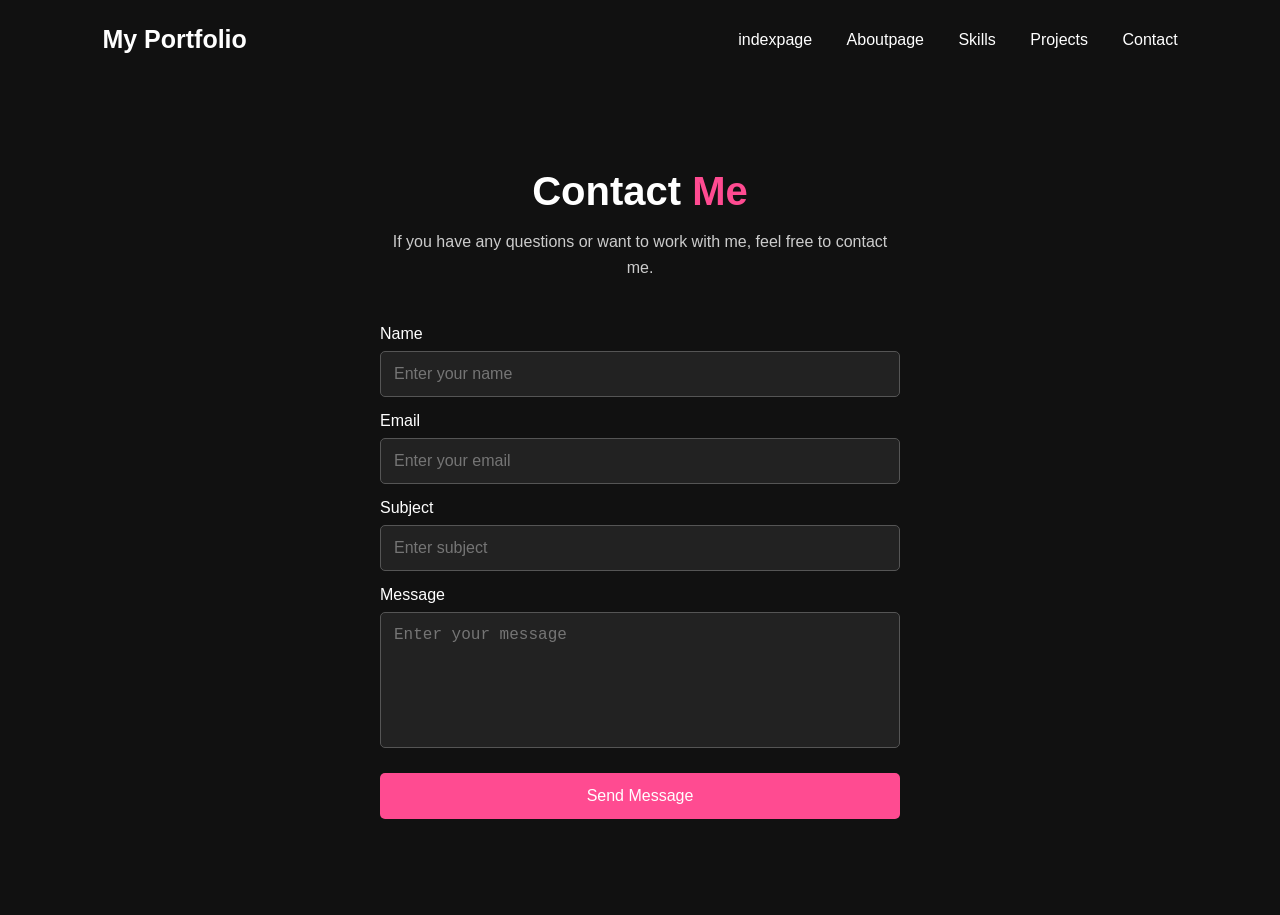
<file: Contact.html>
<!DOCTYPE html>
<html lang="en">
<head>
    <meta charset="UTF-8">
    <meta name="viewport" content="width=device-width, initial-scale=1.0">

    <title>Contact Me</title>

    <link rel="stylesheet" href="css/Contact.css">
</head>

<body>

    <header>
        <div class="logo">My Portfolio</div>

        <nav>
            <a href="index.html">indexpage</a>
            <a href="Aboutpage.html">Aboutpage</a>
            <a href="Skills.html">Skills</a>
            <a href="Projects.html">Projects</a>
            <a href="Contact.html">Contact</a>
        </nav>
    </header>


    <section class="contact">

        <h1>Contact <span>Me</span></h1>

        <p class="intro">
            If you have any questions or want to work with me,
            feel free to contact me.
        </p>

        <form>

            <label for="name">Name</label>
            <input type="text" id="name" placeholder="Enter your name">

            <label for="email">Email</label>
            <input type="email" id="email" placeholder="Enter your email">

            <label for="subject">Subject</label>
            <input type="text" id="subject" placeholder="Enter subject">

            <label for="message">Message</label>
            <textarea id="message" rows="6"
                placeholder="Enter your message"></textarea>

            <button type="submit">Send Message</button>

        </form>

    </section>

</body>
</html>
</file>
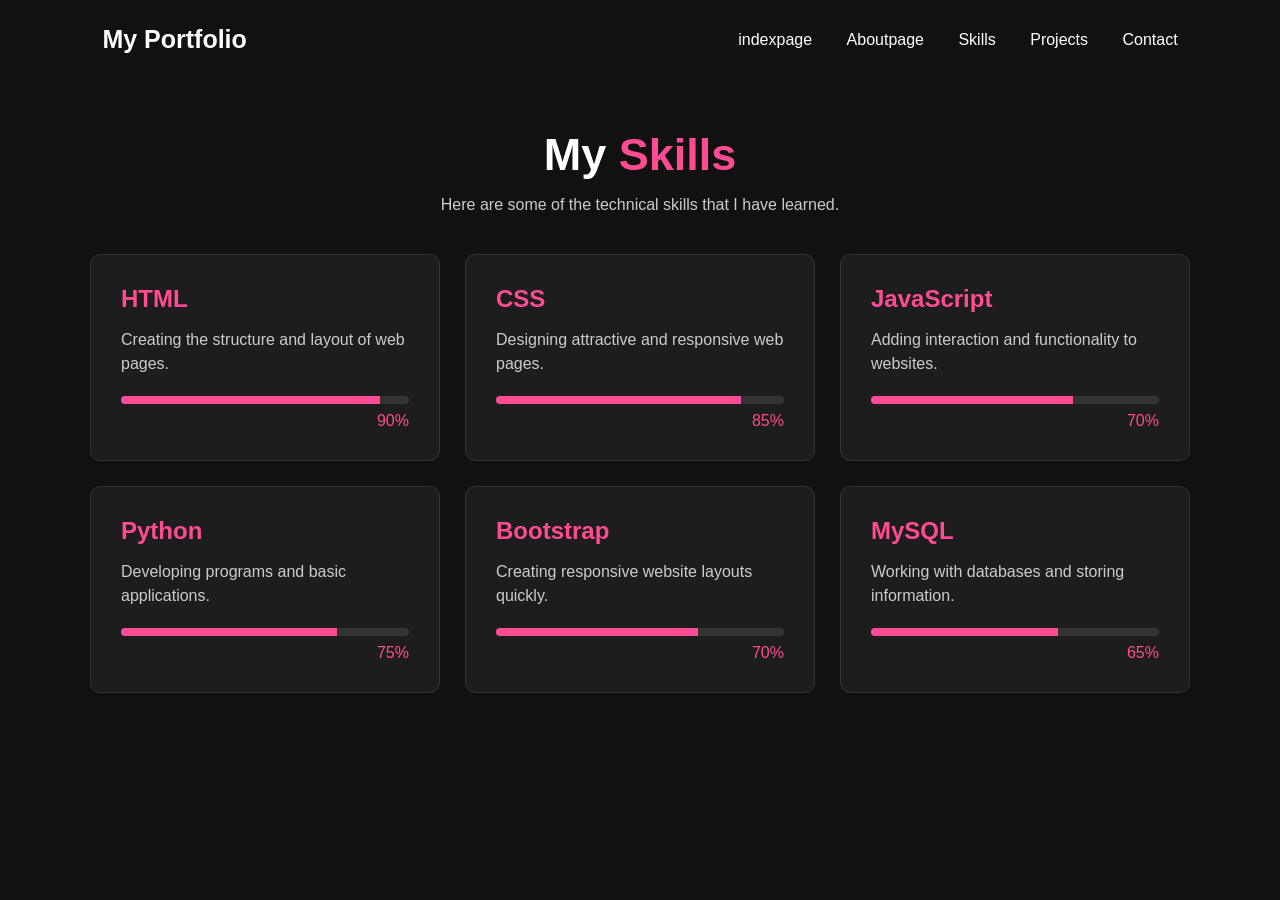
<file: Skills.html>
<!DOCTYPE html>
<html lang="en">
<head>
    <meta charset="UTF-8">
    <meta name="viewport" content="width=device-width, initial-scale=1.0">

    <title>My Skills</title>

    <link rel="stylesheet" href="css/Skills.css">
</head>

<body>

    <header>
        <div class="logo">My Portfolio</div>

        <nav>
              <a href="index.html">indexpage</a>
            <a href="Aboutpage.html">Aboutpage</a>
            <a href="Skills.html">Skills</a>
            <a href="Projects.html">Projects</a>
            <a href="Contact.html">Contact</a>
        </nav>
    </header>


    <section class="skills">

        <h1>My <span>Skills</span></h1>

        <p class="intro">
            Here are some of the technical skills that I have learned.
        </p>


        <div class="skills-container">

            <div class="skill-card">
                <h2>HTML</h2>
                <p>Creating the structure and layout of web pages.</p>
                <div class="progress">
                    <div class="html"></div>
                </div>
                <span>90%</span>
            </div>


            <div class="skill-card">
                <h2>CSS</h2>
                <p>Designing attractive and responsive web pages.</p>
                <div class="progress">
                    <div class="css"></div>
                </div>
                <span>85%</span>
            </div>


            <div class="skill-card">
                <h2>JavaScript</h2>
                <p>Adding interaction and functionality to websites.</p>
                <div class="progress">
                    <div class="javascript"></div>
                </div>
                <span>70%</span>
            </div>


            <div class="skill-card">
                <h2>Python</h2>
                <p>Developing programs and basic applications.</p>
                <div class="progress">
                    <div class="python"></div>
                </div>
                <span>75%</span>
            </div>


            <div class="skill-card">
                <h2>Bootstrap</h2>
                <p>Creating responsive website layouts quickly.</p>
                <div class="progress">
                    <div class="bootstrap"></div>
                </div>
                <span>70%</span>
            </div>


            <div class="skill-card">
                <h2>MySQL</h2>
                <p>Working with databases and storing information.</p>
                <div class="progress">
                    <div class="mysql"></div>
                </div>
                <span>65%</span>
            </div>

        </div>

    </section>

</body>
</html>
</file>
<file: css/Contact.css>
* {
    margin: 0;
    padding: 0;
    box-sizing: border-box;
   
}

body {
    font-family: Arial, sans-serif;
    background-color: #111111;
    color: white;
}

header {
    padding: 25px 8%;
    display: flex;
    justify-content: space-between;
    align-items: center;
    
}

.logo {
    font-size: 25px;
    font-weight: bold;
}

nav a {
    color: white;
    text-decoration: none;
    margin-left: 30px;
}

nav a:hover {
    color: #ff4b91;
}

.contact {
    width: 600px;
    margin: 50px auto;
    padding: 40px;
}

.contact h1 {
    text-align: center;
    font-size: 40px;
    margin-bottom: 15px;
}

.contact h1 span {
    color: #ff4b91;
}

.intro {
    text-align: center;
    color: #cccccc;
    margin-bottom: 30px;
    line-height: 1.6;
}

form {
    display: flex;
    flex-direction: column;
}

label {
    margin-bottom: 8px;
    margin-top: 15px;
}

input,
textarea {
    padding: 13px;
    border: 1px solid #555;
    border-radius: 5px;
    background-color: #222222;
    color: white;
    font-size: 16px;
}

textarea {
    resize: none;
}

button {
    margin-top: 25px;
    padding: 14px;
    border: none;
    border-radius: 5px;
    background-color: #ff4b91;
    color: white;
    font-size: 16px;
    cursor: pointer;
}

button:hover {
    background-color: #ff2275;
}
</file>
<file: css/Skills.css>
* {
    margin: 0;
    padding: 0;
    box-sizing: border-box;
}

body {
    font-family: Arial, sans-serif;
    background-color: #111111;
    color: white;
}




header {
    padding: 25px 8%;
    display: flex;
    justify-content: space-between;
    align-items: center;
}

.logo {
    font-size: 25px;
    font-weight: bold;
}

nav a {
    color: white;
    text-decoration: none;
    margin-left: 30px;
    font-size: 16px;
}

nav a:hover {
    color: #ff4b91;
}


/* Skills Section */

.skills {
    width: 90%;
    max-width: 1100px;
    margin: 50px auto;
    text-align: center;
}

.skills h1 {
    font-size: 45px;
    margin-bottom: 15px;
}

.skills h1 span {
    color: #ff4b91;
}

.intro {
    color: #cccccc;
    margin-bottom: 40px;
}


/* Cards */

.skills-container {
    display: grid;
    grid-template-columns: repeat(3, 1fr);
    gap: 25px;
}

.skill-card {
    background-color: #1d1d1d;
    padding: 30px;
    border-radius: 10px;
    text-align: left;
    border: 1px solid #333333;
}

.skill-card:hover {
    border-color: #ff4b91;
    transform: translateY(-5px);
}

.skill-card h2 {
    color: #ff4b91;
    margin-bottom: 15px;
}

.skill-card p {
    color: #cccccc;
    line-height: 1.5;
    margin-bottom: 20px;
}


/* Progress Bar */

.progress {
    width: 100%;
    height: 8px;
    background-color: #333333;
    border-radius: 10px;
    overflow: hidden;
}

.progress div {
    height: 100%;
    background-color: #ff4b91;
}


.skill-card span {
    display: block;
    text-align: right;
    margin-top: 8px;
    color: #ff4b91;
}




.html {
    width: 90%;
}

.css {
    width: 85%;
}

.javascript {
    width: 70%;
}

.python {
    width: 75%;
}

.bootstrap {
    width: 70%;
}

.mysql {
    width: 65%;
}




@media (max-width: 800px) {

    .skills-container {
        grid-template-columns: 1fr;
    }

    header {
        flex-direction: column;
        gap: 20px;
    }

    nav a {
        margin: 8px;
    }
}
</file>
